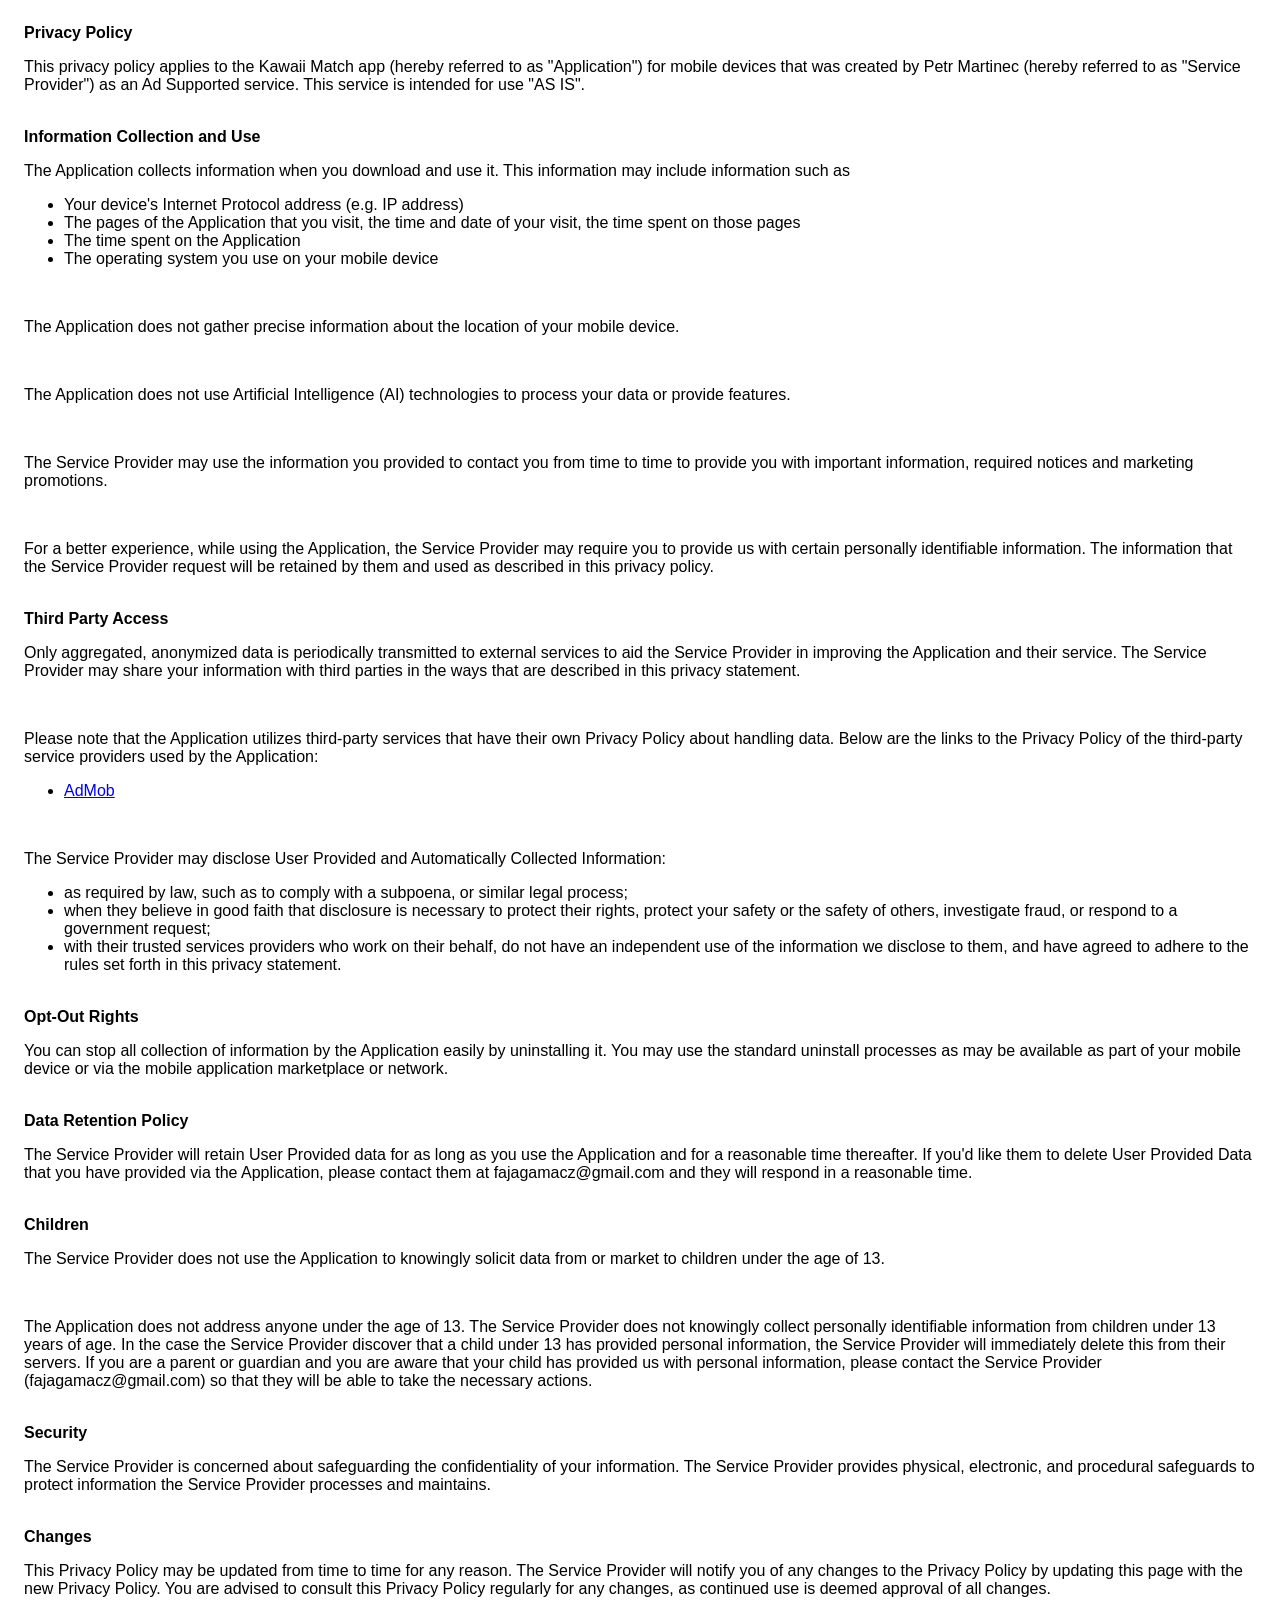
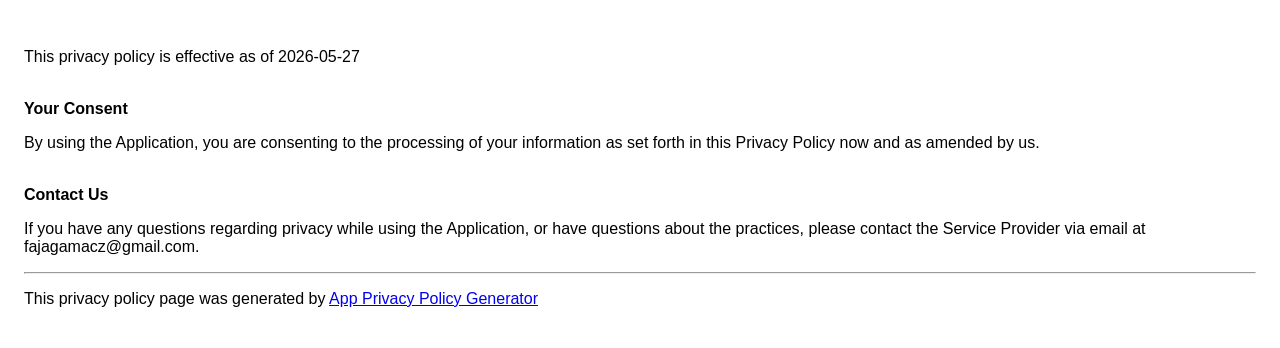
<file: privacy-policy-kawaii-match.html>
<!DOCTYPE html>
    <html>
    <head>
    <link rel="icon" href="favicon.ico" sizes="16x16 32x32 48x48">
    <link rel="icon" href="favicon.svg" type="image/svg+xml" sizes="any">
    <link rel="apple-touch-icon" href="apple-touch-icon.png" sizes="180x180">
      <meta charset='utf-8'>
      <meta name='viewport' content='width=device-width'>
      <title>Privacy Policy</title>
      <style> body { font-family: 'Helvetica Neue', Helvetica, Arial, sans-serif; padding:1em; } </style>
    </head>
    <body>
    <strong>Privacy Policy</strong><p>This privacy policy applies to the Kawaii Match app (hereby referred to as "Application") for mobile devices that was created by Petr Martinec (hereby referred to as "Service Provider") as an Ad Supported service. This service is intended for use "AS IS".</p><br><strong>Information Collection and Use</strong><p>The Application collects information when you download and use it. This information may include information such as </p><ul><li>Your device's Internet Protocol address (e.g. IP address)</li><li>The pages of the Application that you visit, the time and date of your visit, the time spent on those pages</li><li>The time spent on the Application</li><li>The operating system you use on your mobile device</li></ul><p></p><br><p>The Application does not gather precise information about the location of your mobile device.</p><!----><br><p>The Application does not use Artificial Intelligence (AI) technologies to process your data or provide features.</p><br><p>The Service Provider may use the information you provided to contact you from time to time to provide you with important information, required notices and marketing promotions.</p><br><p>For a better experience, while using the Application, the Service Provider may require you to provide us with certain personally identifiable information. The information that the Service Provider request will be retained by them and used as described in this privacy policy.</p><br><strong>Third Party Access</strong><p>Only aggregated, anonymized data is periodically transmitted to external services to aid the Service Provider in improving the Application and their service. The Service Provider may share your information with third parties in the ways that are described in this privacy statement.</p><div><br><p>Please note that the Application utilizes third-party services that have their own Privacy Policy about handling data. Below are the links to the Privacy Policy of the third-party service providers used by the Application:</p><ul><li><a href="https://support.google.com/admob/answer/6128543?hl=en" target="_blank" rel="noopener noreferrer">AdMob</a></li></ul></div><br><p>The Service Provider may disclose User Provided and Automatically Collected Information:</p><ul><li>as required by law, such as to comply with a subpoena, or similar legal process;</li><li>when they believe in good faith that disclosure is necessary to protect their rights, protect your safety or the safety of others, investigate fraud, or respond to a government request;</li><li>with their trusted services providers who work on their behalf, do not have an independent use of the information we disclose to them, and have agreed to adhere to the rules set forth in this privacy statement.</li></ul><p></p><br><strong>Opt-Out Rights</strong><p>You can stop all collection of information by the Application easily by uninstalling it. You may use the standard uninstall processes as may be available as part of your mobile device or via the mobile application marketplace or network.</p><br><strong>Data Retention Policy</strong><p>The Service Provider will retain User Provided data for as long as you use the Application and for a reasonable time thereafter. If you'd like them to delete User Provided Data that you have provided via the Application, please contact them at fajagamacz@gmail.com and they will respond in a reasonable time.</p><br><strong>Children</strong><p>The Service Provider does not use the Application to knowingly solicit data from or market to children under the age of 13.</p><div><br><p>The Application does not address anyone under the age of 13. The Service Provider does not knowingly collect personally identifiable information from children under 13 years of age. In the case the Service Provider discover that a child under 13 has provided personal information, the Service Provider will immediately delete this from their servers. If you are a parent or guardian and you are aware that your child has provided us with personal information, please contact the Service Provider (fajagamacz@gmail.com) so that they will be able to take the necessary actions.</p></div><br><strong>Security</strong><p>The Service Provider is concerned about safeguarding the confidentiality of your information. The Service Provider provides physical, electronic, and procedural safeguards to protect information the Service Provider processes and maintains.</p><br><strong>Changes</strong><p>This Privacy Policy may be updated from time to time for any reason. The Service Provider will notify you of any changes to the Privacy Policy by updating this page with the new Privacy Policy. You are advised to consult this Privacy Policy regularly for any changes, as continued use is deemed approval of all changes.</p><br><p>This privacy policy is effective as of 2026-05-27</p><br><strong>Your Consent</strong><p>By using the Application, you are consenting to the processing of your information as set forth in this Privacy Policy now and as amended by us.</p><br><strong>Contact Us</strong><p>If you have any questions regarding privacy while using the Application, or have questions about the practices, please contact the Service Provider via email at fajagamacz@gmail.com.</p><hr><p>This privacy policy page was generated by <a href="https://app-privacy-policy-generator.nisrulz.com/" target="_blank" rel="noopener noreferrer">App Privacy Policy Generator</a></p>
    </body>
    </html>
</file>
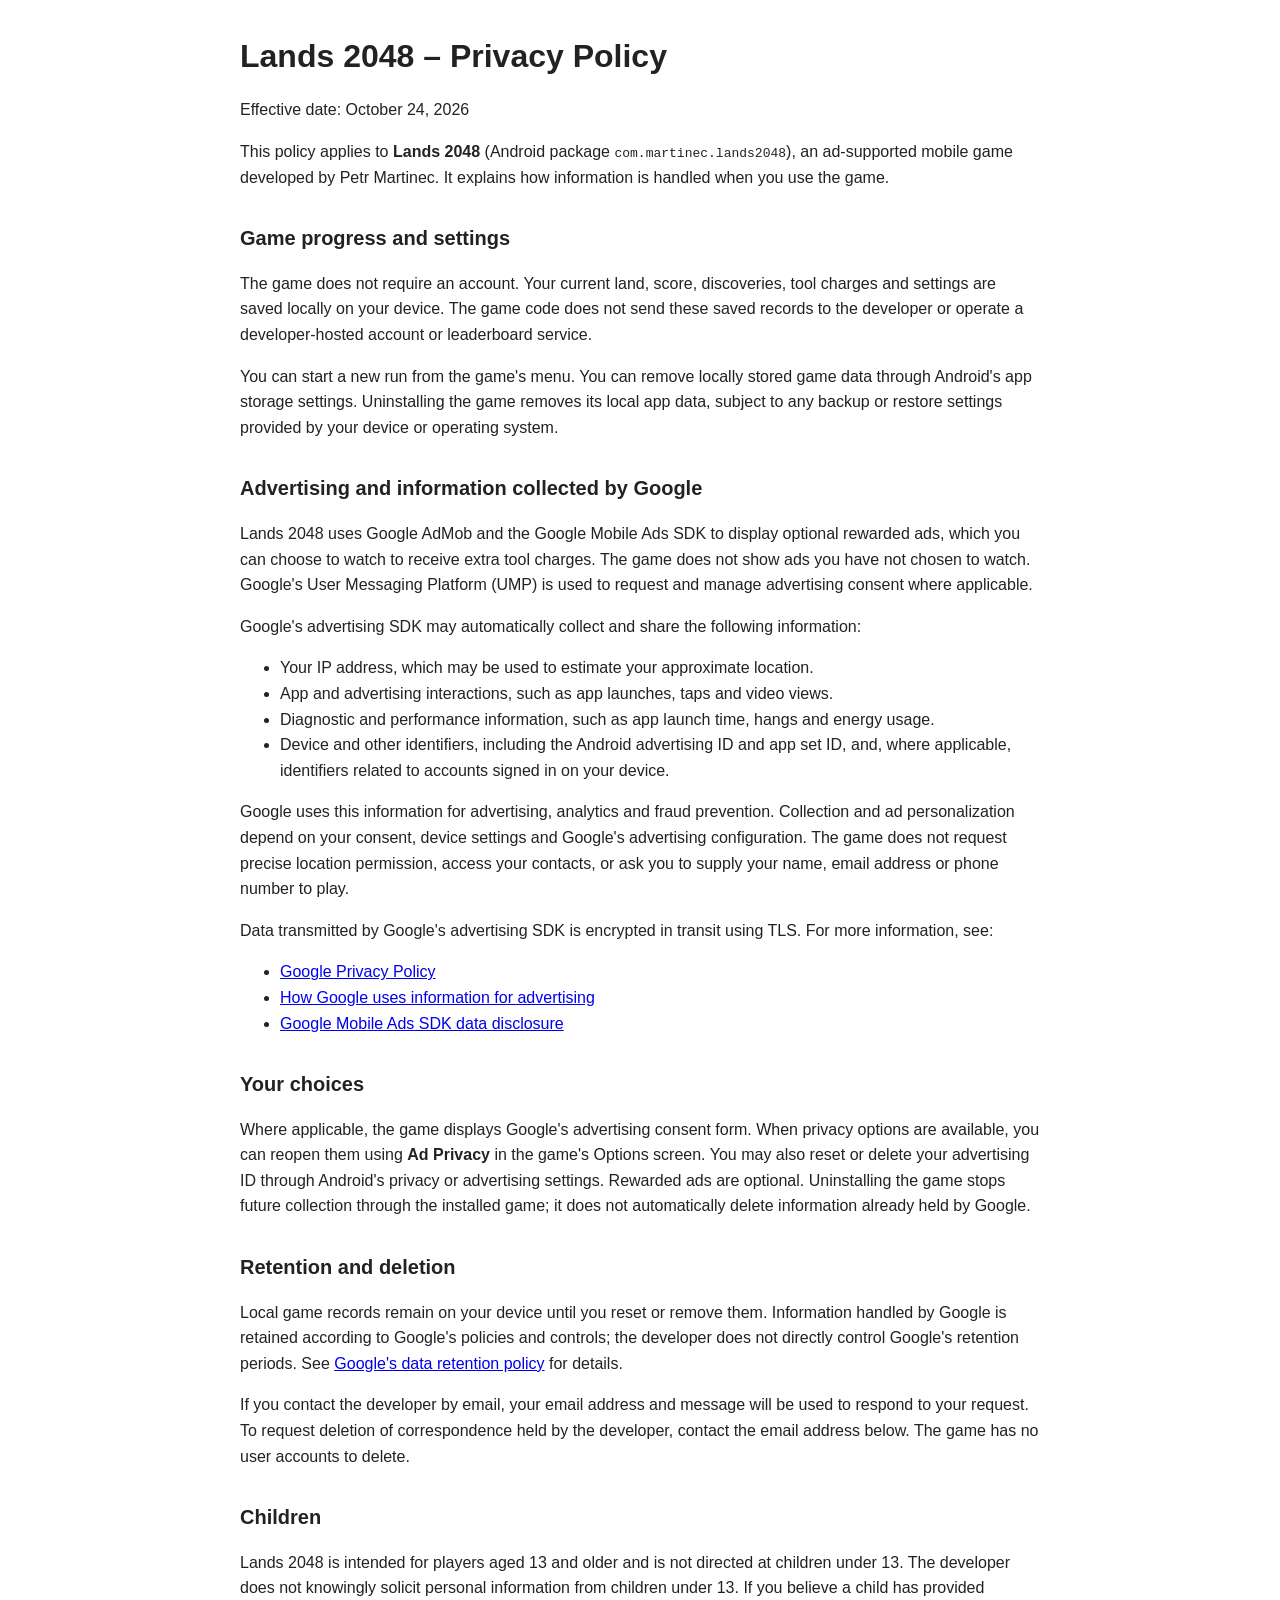
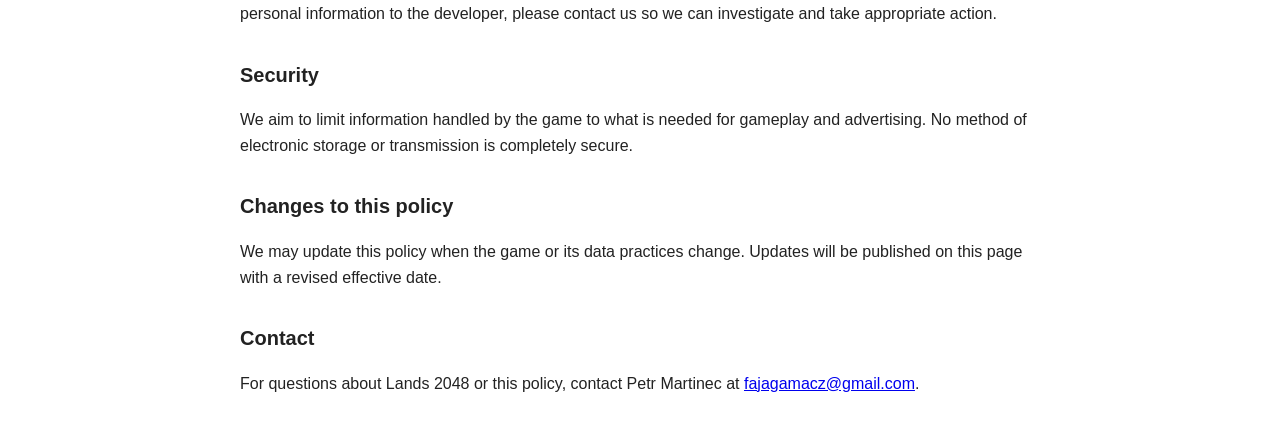
<file: privacy-policy-lands-2048.html>
<!DOCTYPE html>
<html lang="en">
<head>
    <link rel="icon" href="favicon.ico" sizes="16x16 32x32 48x48">
    <link rel="icon" href="favicon.svg" type="image/svg+xml" sizes="any">
    <link rel="apple-touch-icon" href="apple-touch-icon.png" sizes="180x180">
  <meta charset="utf-8">
  <meta name="viewport" content="width=device-width, initial-scale=1">
  <title>Lands 2048 – Privacy Policy</title>
  <meta name="description" content="Privacy policy for Lands 2048, an Android game by Petr Martinec.">
  <style>
    body { font-family: 'Helvetica Neue', Helvetica, Arial, sans-serif; padding: 1em; line-height: 1.6; max-width: 800px; margin: auto; color: #222; }
    h1 { line-height: 1.2; }
    h2 { margin-top: 1.6em; font-size: 1.25em; }
    a { overflow-wrap: anywhere; }
  </style>
</head>
<body>
  <h1>Lands 2048 – Privacy Policy</h1>
  <p>Effective date: October 24, 2026</p>
  <p>This policy applies to <strong>Lands 2048</strong> (Android package <code>com.martinec.lands2048</code>), an ad-supported mobile game developed by Petr Martinec. It explains how information is handled when you use the game.</p>

  <h2>Game progress and settings</h2>
  <p>The game does not require an account. Your current land, score, discoveries, tool charges and settings are saved locally on your device. The game code does not send these saved records to the developer or operate a developer-hosted account or leaderboard service.</p>
  <p>You can start a new run from the game's menu. You can remove locally stored game data through Android's app storage settings. Uninstalling the game removes its local app data, subject to any backup or restore settings provided by your device or operating system.</p>

  <h2>Advertising and information collected by Google</h2>
  <p>Lands 2048 uses Google AdMob and the Google Mobile Ads SDK to display optional rewarded ads, which you can choose to watch to receive extra tool charges. The game does not show ads you have not chosen to watch. Google's User Messaging Platform (UMP) is used to request and manage advertising consent where applicable.</p>
  <p>Google's advertising SDK may automatically collect and share the following information:</p>
  <ul>
    <li>Your IP address, which may be used to estimate your approximate location.</li>
    <li>App and advertising interactions, such as app launches, taps and video views.</li>
    <li>Diagnostic and performance information, such as app launch time, hangs and energy usage.</li>
    <li>Device and other identifiers, including the Android advertising ID and app set ID, and, where applicable, identifiers related to accounts signed in on your device.</li>
  </ul>
  <p>Google uses this information for advertising, analytics and fraud prevention. Collection and ad personalization depend on your consent, device settings and Google's advertising configuration. The game does not request precise location permission, access your contacts, or ask you to supply your name, email address or phone number to play.</p>
  <p>Data transmitted by Google's advertising SDK is encrypted in transit using TLS. For more information, see:</p>
  <ul>
    <li><a href="https://policies.google.com/privacy">Google Privacy Policy</a></li>
    <li><a href="https://policies.google.com/technologies/ads">How Google uses information for advertising</a></li>
    <li><a href="https://developers.google.com/admob/android/next-gen/privacy/play-data-disclosure">Google Mobile Ads SDK data disclosure</a></li>
  </ul>

  <h2>Your choices</h2>
  <p>Where applicable, the game displays Google's advertising consent form. When privacy options are available, you can reopen them using <strong>Ad Privacy</strong> in the game's Options screen. You may also reset or delete your advertising ID through Android's privacy or advertising settings. Rewarded ads are optional. Uninstalling the game stops future collection through the installed game; it does not automatically delete information already held by Google.</p>

  <h2>Retention and deletion</h2>
  <p>Local game records remain on your device until you reset or remove them. Information handled by Google is retained according to Google's policies and controls; the developer does not directly control Google's retention periods. See <a href="https://policies.google.com/technologies/retention">Google's data retention policy</a> for details.</p>
  <p>If you contact the developer by email, your email address and message will be used to respond to your request. To request deletion of correspondence held by the developer, contact the email address below. The game has no user accounts to delete.</p>

  <h2>Children</h2>
  <p>Lands 2048 is intended for players aged 13 and older and is not directed at children under 13. The developer does not knowingly solicit personal information from children under 13. If you believe a child has provided personal information to the developer, please contact us so we can investigate and take appropriate action.</p>

  <h2>Security</h2>
  <p>We aim to limit information handled by the game to what is needed for gameplay and advertising. No method of electronic storage or transmission is completely secure.</p>

  <h2>Changes to this policy</h2>
  <p>We may update this policy when the game or its data practices change. Updates will be published on this page with a revised effective date.</p>

  <h2>Contact</h2>
  <p>For questions about Lands 2048 or this policy, contact Petr Martinec at <a href="mailto:fajagamacz@gmail.com">fajagamacz@gmail.com</a>.</p>
</body>
</html>
</file>
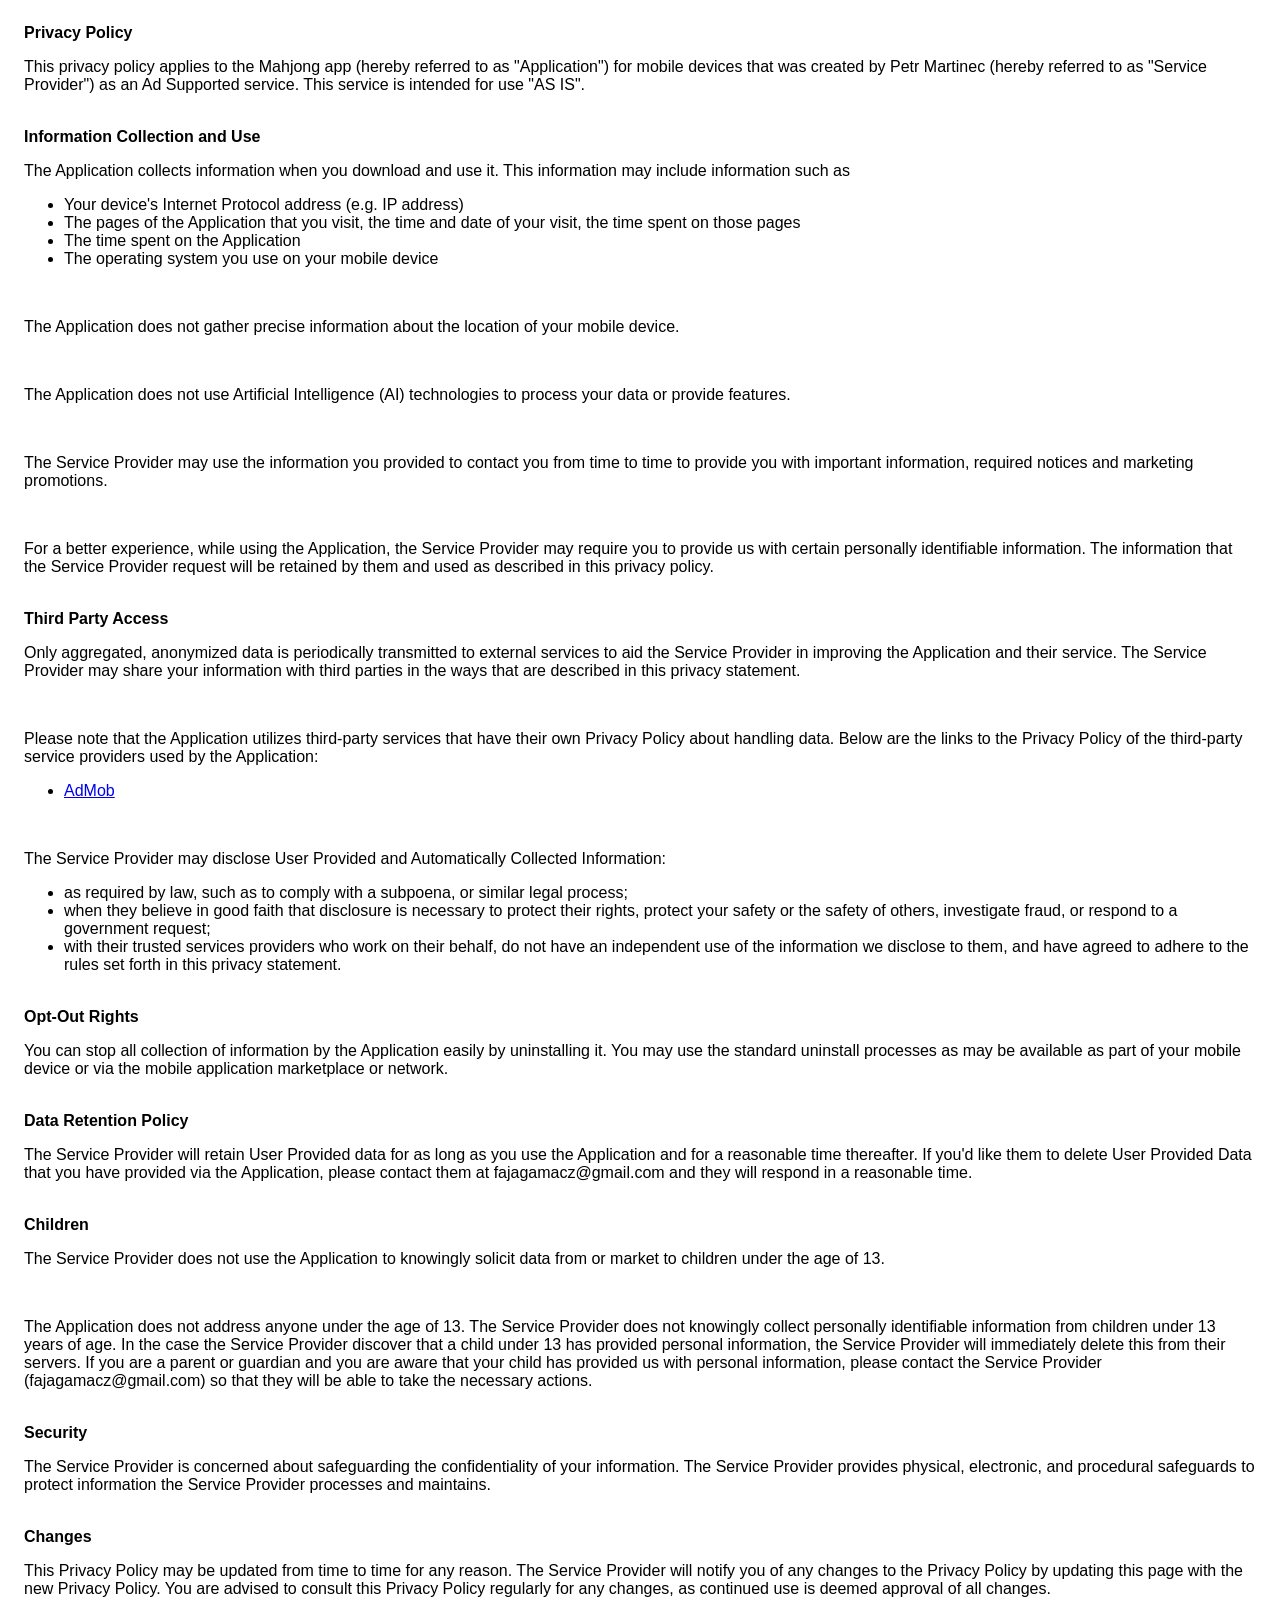
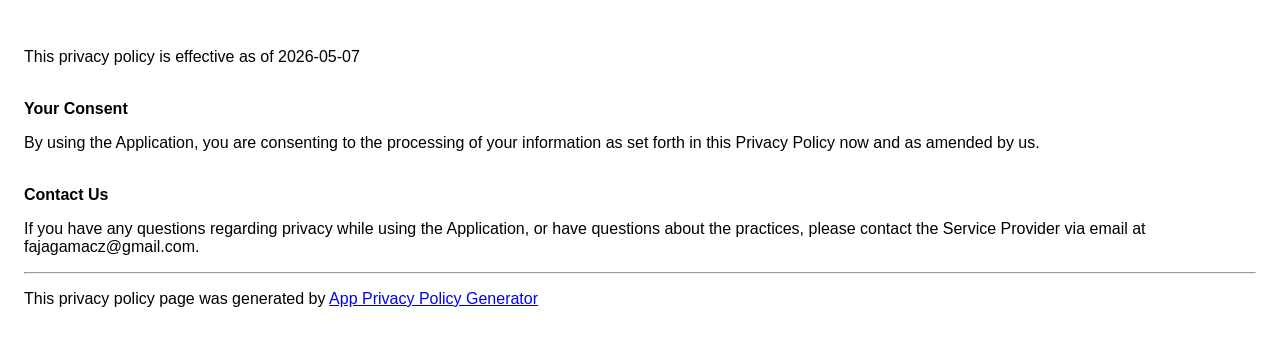
<file: privacy-policy-mahjong.html>
<!DOCTYPE html>
    <html>
    <head>
    <link rel="icon" href="favicon.ico" sizes="16x16 32x32 48x48">
    <link rel="icon" href="favicon.svg" type="image/svg+xml" sizes="any">
    <link rel="apple-touch-icon" href="apple-touch-icon.png" sizes="180x180">
      <meta charset='utf-8'>
      <meta name='viewport' content='width=device-width'>
      <title>Privacy Policy - Mahjong</title>
      <style> body { font-family: 'Helvetica Neue', Helvetica, Arial, sans-serif; padding:1em; } </style>
    </head>
    <body>
    <strong>Privacy Policy</strong><p>This privacy policy applies to the Mahjong app (hereby referred to as "Application") for mobile devices that was created by Petr Martinec (hereby referred to as "Service Provider") as an Ad Supported service. This service is intended for use "AS IS".</p><br><strong>Information Collection and Use</strong><p>The Application collects information when you download and use it. This information may include information such as </p><ul><li>Your device's Internet Protocol address (e.g. IP address)</li><li>The pages of the Application that you visit, the time and date of your visit, the time spent on those pages</li><li>The time spent on the Application</li><li>The operating system you use on your mobile device</li></ul><p></p><br><p>The Application does not gather precise information about the location of your mobile device.</p><!----><br><p>The Application does not use Artificial Intelligence (AI) technologies to process your data or provide features.</p><br><p>The Service Provider may use the information you provided to contact you from time to time to provide you with important information, required notices and marketing promotions.</p><br><p>For a better experience, while using the Application, the Service Provider may require you to provide us with certain personally identifiable information. The information that the Service Provider request will be retained by them and used as described in this privacy policy.</p><br><strong>Third Party Access</strong><p>Only aggregated, anonymized data is periodically transmitted to external services to aid the Service Provider in improving the Application and their service. The Service Provider may share your information with third parties in the ways that are described in this privacy statement.</p><div><br><p>Please note that the Application utilizes third-party services that have their own Privacy Policy about handling data. Below are the links to the Privacy Policy of the third-party service providers used by the Application:</p><ul><li><a href="https://support.google.com/admob/answer/6128543?hl=en" target="_blank" rel="noopener noreferrer">AdMob</a></li></ul></div><br><p>The Service Provider may disclose User Provided and Automatically Collected Information:</p><ul><li>as required by law, such as to comply with a subpoena, or similar legal process;</li><li>when they believe in good faith that disclosure is necessary to protect their rights, protect your safety or the safety of others, investigate fraud, or respond to a government request;</li><li>with their trusted services providers who work on their behalf, do not have an independent use of the information we disclose to them, and have agreed to adhere to the rules set forth in this privacy statement.</li></ul><p></p><br><strong>Opt-Out Rights</strong><p>You can stop all collection of information by the Application easily by uninstalling it. You may use the standard uninstall processes as may be available as part of your mobile device or via the mobile application marketplace or network.</p><br><strong>Data Retention Policy</strong><p>The Service Provider will retain User Provided data for as long as you use the Application and for a reasonable time thereafter. If you'd like them to delete User Provided Data that you have provided via the Application, please contact them at fajagamacz@gmail.com and they will respond in a reasonable time.</p><br><strong>Children</strong><p>The Service Provider does not use the Application to knowingly solicit data from or market to children under the age of 13.</p><div><br><p>The Application does not address anyone under the age of 13. The Service Provider does not knowingly collect personally identifiable information from children under 13 years of age. In the case the Service Provider discover that a child under 13 has provided personal information, the Service Provider will immediately delete this from their servers. If you are a parent or guardian and you are aware that your child has provided us with personal information, please contact the Service Provider (fajagamacz@gmail.com) so that they will be able to take the necessary actions.</p></div><br><strong>Security</strong><p>The Service Provider is concerned about safeguarding the confidentiality of your information. The Service Provider provides physical, electronic, and procedural safeguards to protect information the Service Provider processes and maintains.</p><br><strong>Changes</strong><p>This Privacy Policy may be updated from time to time for any reason. The Service Provider will notify you of any changes to the Privacy Policy by updating this page with the new Privacy Policy. You are advised to consult this Privacy Policy regularly for any changes, as continued use is deemed approval of all changes.</p><br><p>This privacy policy is effective as of 2026-05-07</p><br><strong>Your Consent</strong><p>By using the Application, you are consenting to the processing of your information as set forth in this Privacy Policy now and as amended by us.</p><br><strong>Contact Us</strong><p>If you have any questions regarding privacy while using the Application, or have questions about the practices, please contact the Service Provider via email at fajagamacz@gmail.com.</p><hr><p>This privacy policy page was generated by <a href="https://app-privacy-policy-generator.nisrulz.com/" target="_blank" rel="noopener noreferrer">App Privacy Policy Generator</a></p>
    </body>
    </html>
</file>
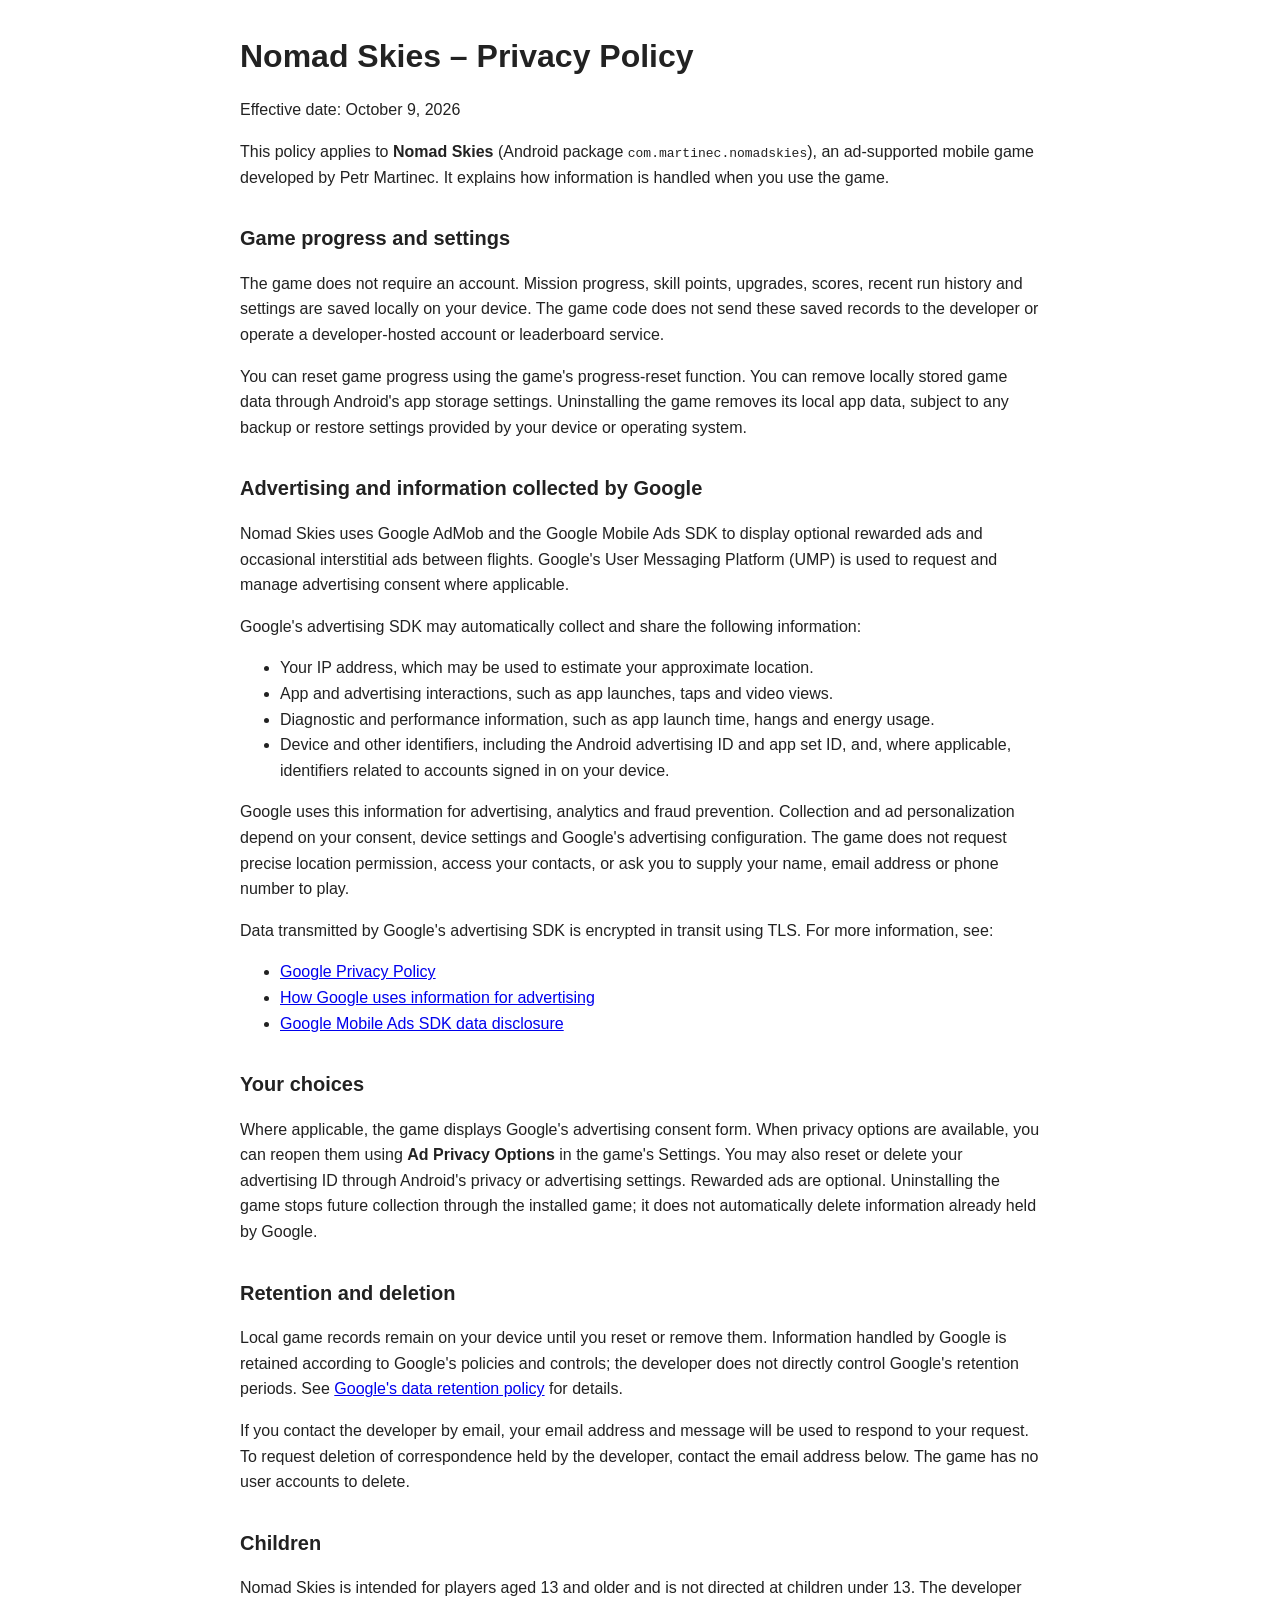
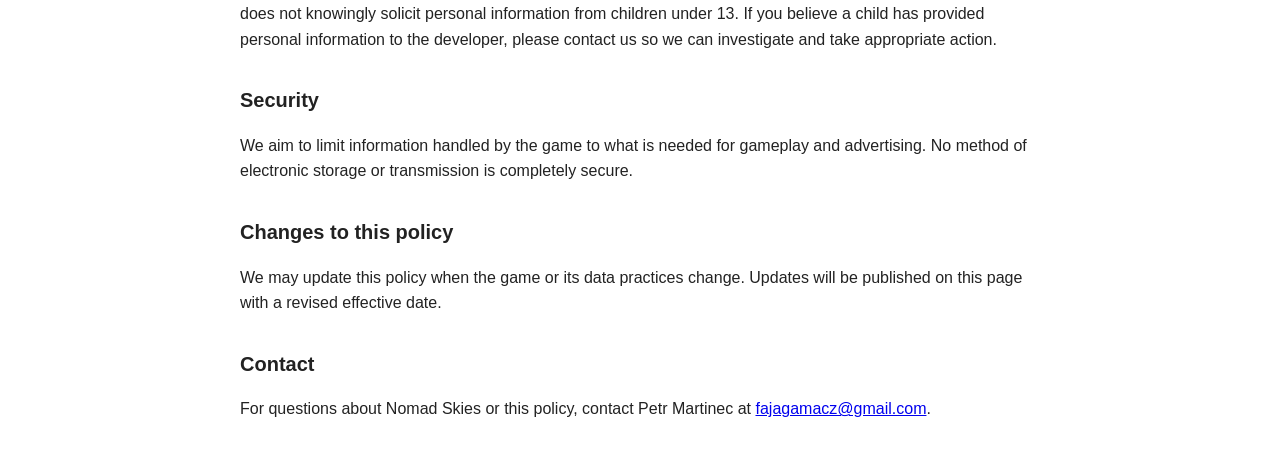
<file: privacy-policy-nomad-skies.html>
<!DOCTYPE html>
<html lang="en">
<head>
    <link rel="icon" href="favicon.ico" sizes="16x16 32x32 48x48">
    <link rel="icon" href="favicon.svg" type="image/svg+xml" sizes="any">
    <link rel="apple-touch-icon" href="apple-touch-icon.png" sizes="180x180">
  <meta charset="utf-8">
  <meta name="viewport" content="width=device-width, initial-scale=1">
  <title>Nomad Skies – Privacy Policy</title>
  <meta name="description" content="Privacy policy for Nomad Skies, an Android game by Petr Martinec.">
  <style>
    body { font-family: 'Helvetica Neue', Helvetica, Arial, sans-serif; padding: 1em; line-height: 1.6; max-width: 800px; margin: auto; color: #222; }
    h1 { line-height: 1.2; }
    h2 { margin-top: 1.6em; font-size: 1.25em; }
    a { overflow-wrap: anywhere; }
  </style>
</head>
<body>
  <h1>Nomad Skies – Privacy Policy</h1>
  <p>Effective date: October 9, 2026</p>
  <p>This policy applies to <strong>Nomad Skies</strong> (Android package <code>com.martinec.nomadskies</code>), an ad-supported mobile game developed by Petr Martinec. It explains how information is handled when you use the game.</p>

  <h2>Game progress and settings</h2>
  <p>The game does not require an account. Mission progress, skill points, upgrades, scores, recent run history and settings are saved locally on your device. The game code does not send these saved records to the developer or operate a developer-hosted account or leaderboard service.</p>
  <p>You can reset game progress using the game's progress-reset function. You can remove locally stored game data through Android's app storage settings. Uninstalling the game removes its local app data, subject to any backup or restore settings provided by your device or operating system.</p>

  <h2>Advertising and information collected by Google</h2>
  <p>Nomad Skies uses Google AdMob and the Google Mobile Ads SDK to display optional rewarded ads and occasional interstitial ads between flights. Google's User Messaging Platform (UMP) is used to request and manage advertising consent where applicable.</p>
  <p>Google's advertising SDK may automatically collect and share the following information:</p>
  <ul>
    <li>Your IP address, which may be used to estimate your approximate location.</li>
    <li>App and advertising interactions, such as app launches, taps and video views.</li>
    <li>Diagnostic and performance information, such as app launch time, hangs and energy usage.</li>
    <li>Device and other identifiers, including the Android advertising ID and app set ID, and, where applicable, identifiers related to accounts signed in on your device.</li>
  </ul>
  <p>Google uses this information for advertising, analytics and fraud prevention. Collection and ad personalization depend on your consent, device settings and Google's advertising configuration. The game does not request precise location permission, access your contacts, or ask you to supply your name, email address or phone number to play.</p>
  <p>Data transmitted by Google's advertising SDK is encrypted in transit using TLS. For more information, see:</p>
  <ul>
    <li><a href="https://policies.google.com/privacy">Google Privacy Policy</a></li>
    <li><a href="https://policies.google.com/technologies/ads">How Google uses information for advertising</a></li>
    <li><a href="https://developers.google.com/admob/android/next-gen/privacy/play-data-disclosure">Google Mobile Ads SDK data disclosure</a></li>
  </ul>

  <h2>Your choices</h2>
  <p>Where applicable, the game displays Google's advertising consent form. When privacy options are available, you can reopen them using <strong>Ad Privacy Options</strong> in the game's Settings. You may also reset or delete your advertising ID through Android's privacy or advertising settings. Rewarded ads are optional. Uninstalling the game stops future collection through the installed game; it does not automatically delete information already held by Google.</p>

  <h2>Retention and deletion</h2>
  <p>Local game records remain on your device until you reset or remove them. Information handled by Google is retained according to Google's policies and controls; the developer does not directly control Google's retention periods. See <a href="https://policies.google.com/technologies/retention">Google's data retention policy</a> for details.</p>
  <p>If you contact the developer by email, your email address and message will be used to respond to your request. To request deletion of correspondence held by the developer, contact the email address below. The game has no user accounts to delete.</p>

  <h2>Children</h2>
  <p>Nomad Skies is intended for players aged 13 and older and is not directed at children under 13. The developer does not knowingly solicit personal information from children under 13. If you believe a child has provided personal information to the developer, please contact us so we can investigate and take appropriate action.</p>

  <h2>Security</h2>
  <p>We aim to limit information handled by the game to what is needed for gameplay and advertising. No method of electronic storage or transmission is completely secure.</p>

  <h2>Changes to this policy</h2>
  <p>We may update this policy when the game or its data practices change. Updates will be published on this page with a revised effective date.</p>

  <h2>Contact</h2>
  <p>For questions about Nomad Skies or this policy, contact Petr Martinec at <a href="mailto:fajagamacz@gmail.com">fajagamacz@gmail.com</a>.</p>
</body>
</html>
</file>
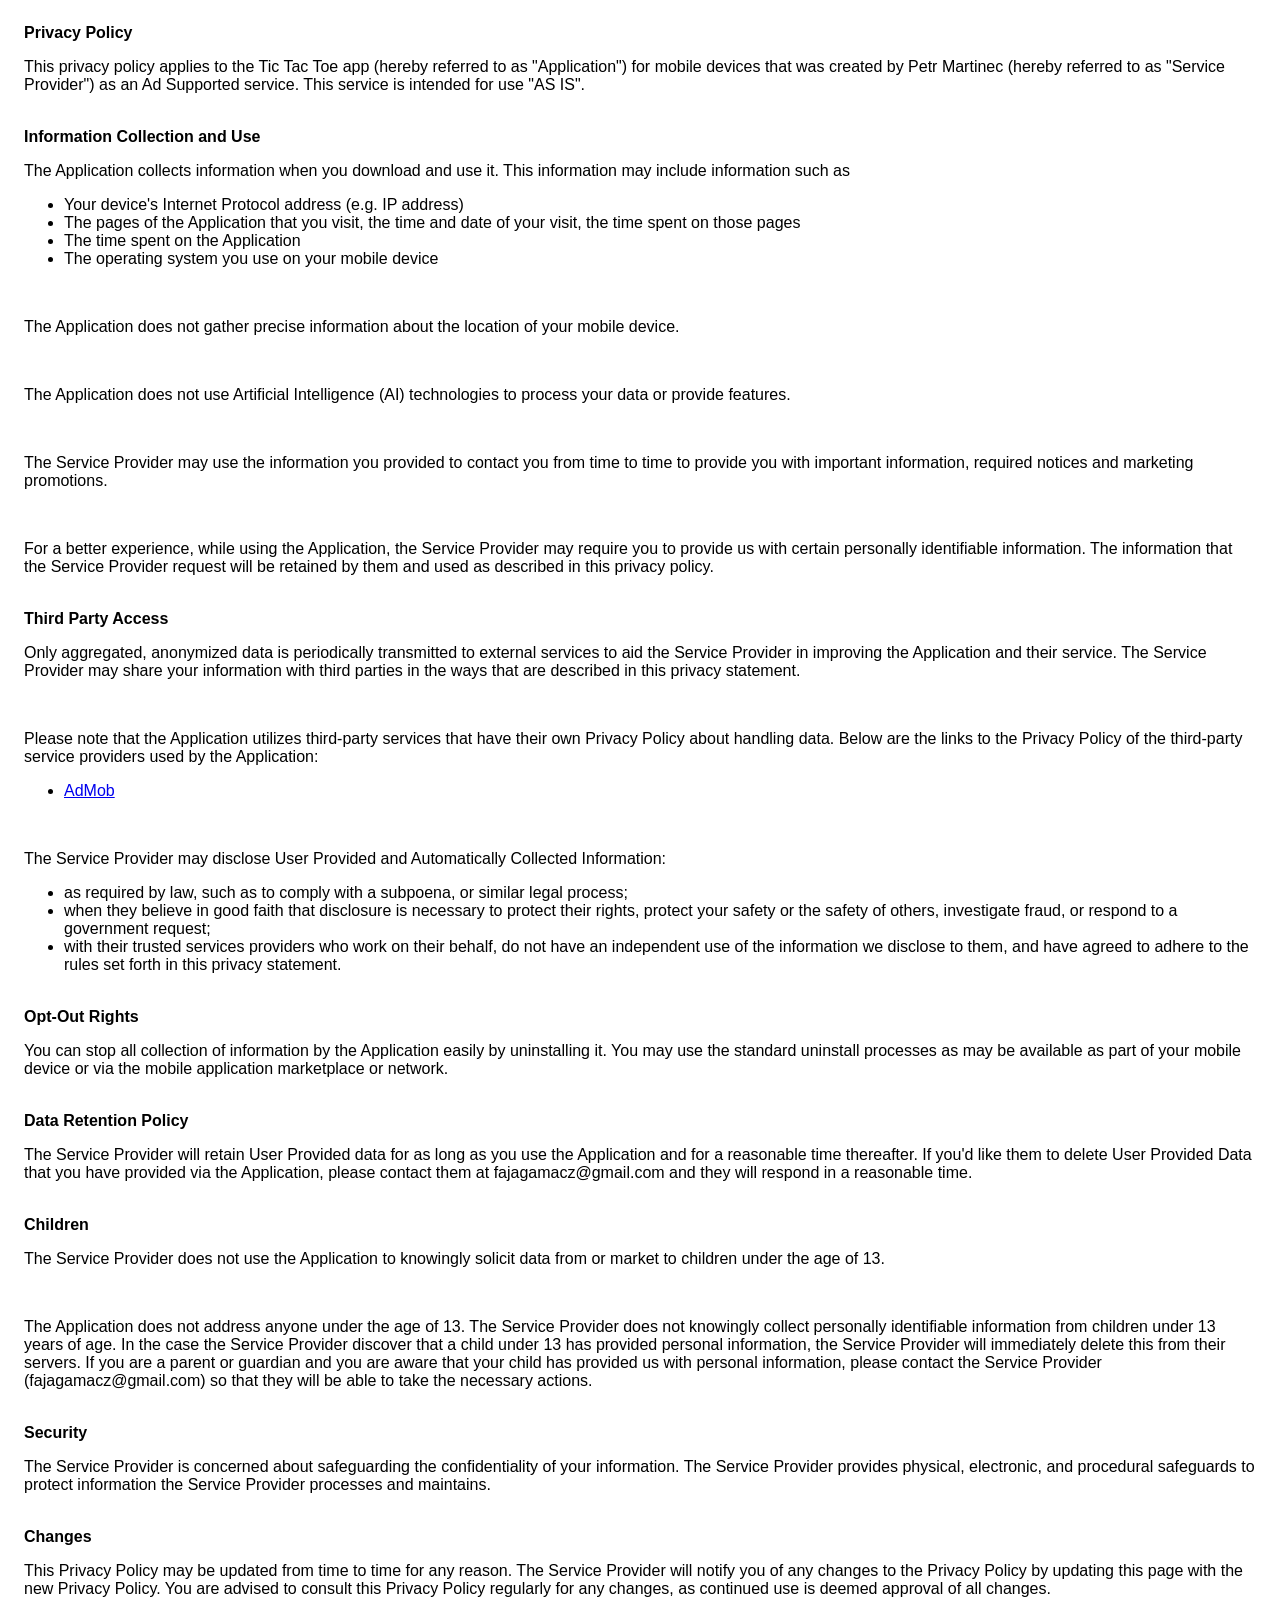
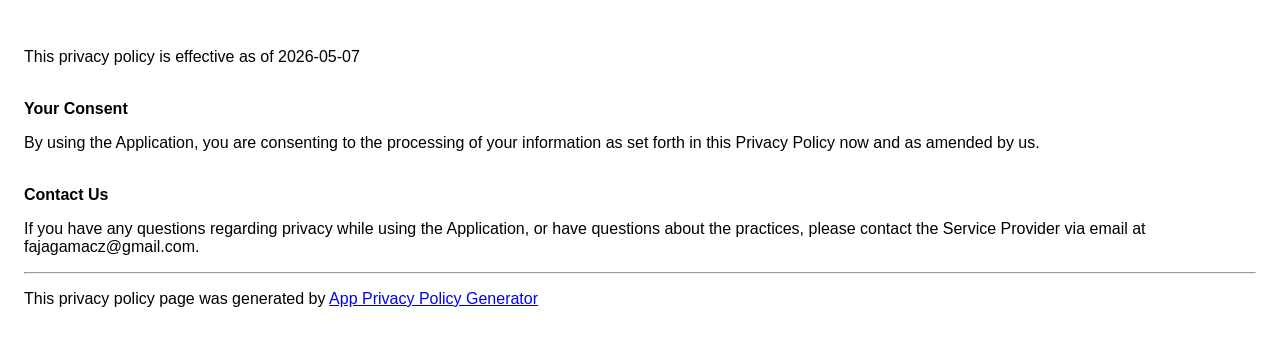
<file: privacy-policy-tictactoe.html>
<!DOCTYPE html>
    <html>
    <head>
    <link rel="icon" href="favicon.ico" sizes="16x16 32x32 48x48">
    <link rel="icon" href="favicon.svg" type="image/svg+xml" sizes="any">
    <link rel="apple-touch-icon" href="apple-touch-icon.png" sizes="180x180">
      <meta charset='utf-8'>
      <meta name='viewport' content='width=device-width'>
      <title>Privacy Policy</title>
      <style> body { font-family: 'Helvetica Neue', Helvetica, Arial, sans-serif; padding:1em; } </style>
    </head>
    <body>
    <strong>Privacy Policy</strong><p>This privacy policy applies to the Tic Tac Toe app (hereby referred to as "Application") for mobile devices that was created by Petr Martinec (hereby referred to as "Service Provider") as an Ad Supported service. This service is intended for use "AS IS".</p><br><strong>Information Collection and Use</strong><p>The Application collects information when you download and use it. This information may include information such as </p><ul><li>Your device's Internet Protocol address (e.g. IP address)</li><li>The pages of the Application that you visit, the time and date of your visit, the time spent on those pages</li><li>The time spent on the Application</li><li>The operating system you use on your mobile device</li></ul><p></p><br><p>The Application does not gather precise information about the location of your mobile device.</p><!----><br><p>The Application does not use Artificial Intelligence (AI) technologies to process your data or provide features.</p><br><p>The Service Provider may use the information you provided to contact you from time to time to provide you with important information, required notices and marketing promotions.</p><br><p>For a better experience, while using the Application, the Service Provider may require you to provide us with certain personally identifiable information. The information that the Service Provider request will be retained by them and used as described in this privacy policy.</p><br><strong>Third Party Access</strong><p>Only aggregated, anonymized data is periodically transmitted to external services to aid the Service Provider in improving the Application and their service. The Service Provider may share your information with third parties in the ways that are described in this privacy statement.</p><div><br><p>Please note that the Application utilizes third-party services that have their own Privacy Policy about handling data. Below are the links to the Privacy Policy of the third-party service providers used by the Application:</p><ul><li><a href="https://support.google.com/admob/answer/6128543?hl=en" target="_blank" rel="noopener noreferrer">AdMob</a></li></ul></div><br><p>The Service Provider may disclose User Provided and Automatically Collected Information:</p><ul><li>as required by law, such as to comply with a subpoena, or similar legal process;</li><li>when they believe in good faith that disclosure is necessary to protect their rights, protect your safety or the safety of others, investigate fraud, or respond to a government request;</li><li>with their trusted services providers who work on their behalf, do not have an independent use of the information we disclose to them, and have agreed to adhere to the rules set forth in this privacy statement.</li></ul><p></p><br><strong>Opt-Out Rights</strong><p>You can stop all collection of information by the Application easily by uninstalling it. You may use the standard uninstall processes as may be available as part of your mobile device or via the mobile application marketplace or network.</p><br><strong>Data Retention Policy</strong><p>The Service Provider will retain User Provided data for as long as you use the Application and for a reasonable time thereafter. If you'd like them to delete User Provided Data that you have provided via the Application, please contact them at fajagamacz@gmail.com and they will respond in a reasonable time.</p><br><strong>Children</strong><p>The Service Provider does not use the Application to knowingly solicit data from or market to children under the age of 13.</p><div><br><p>The Application does not address anyone under the age of 13. The Service Provider does not knowingly collect personally identifiable information from children under 13 years of age. In the case the Service Provider discover that a child under 13 has provided personal information, the Service Provider will immediately delete this from their servers. If you are a parent or guardian and you are aware that your child has provided us with personal information, please contact the Service Provider (fajagamacz@gmail.com) so that they will be able to take the necessary actions.</p></div><br><strong>Security</strong><p>The Service Provider is concerned about safeguarding the confidentiality of your information. The Service Provider provides physical, electronic, and procedural safeguards to protect information the Service Provider processes and maintains.</p><br><strong>Changes</strong><p>This Privacy Policy may be updated from time to time for any reason. The Service Provider will notify you of any changes to the Privacy Policy by updating this page with the new Privacy Policy. You are advised to consult this Privacy Policy regularly for any changes, as continued use is deemed approval of all changes.</p><br><p>This privacy policy is effective as of 2026-05-07</p><br><strong>Your Consent</strong><p>By using the Application, you are consenting to the processing of your information as set forth in this Privacy Policy now and as amended by us.</p><br><strong>Contact Us</strong><p>If you have any questions regarding privacy while using the Application, or have questions about the practices, please contact the Service Provider via email at fajagamacz@gmail.com.</p><hr><p>This privacy policy page was generated by <a href="https://app-privacy-policy-generator.nisrulz.com/" target="_blank" rel="noopener noreferrer">App Privacy Policy Generator</a></p>
    </body>
    </html>
</file>
